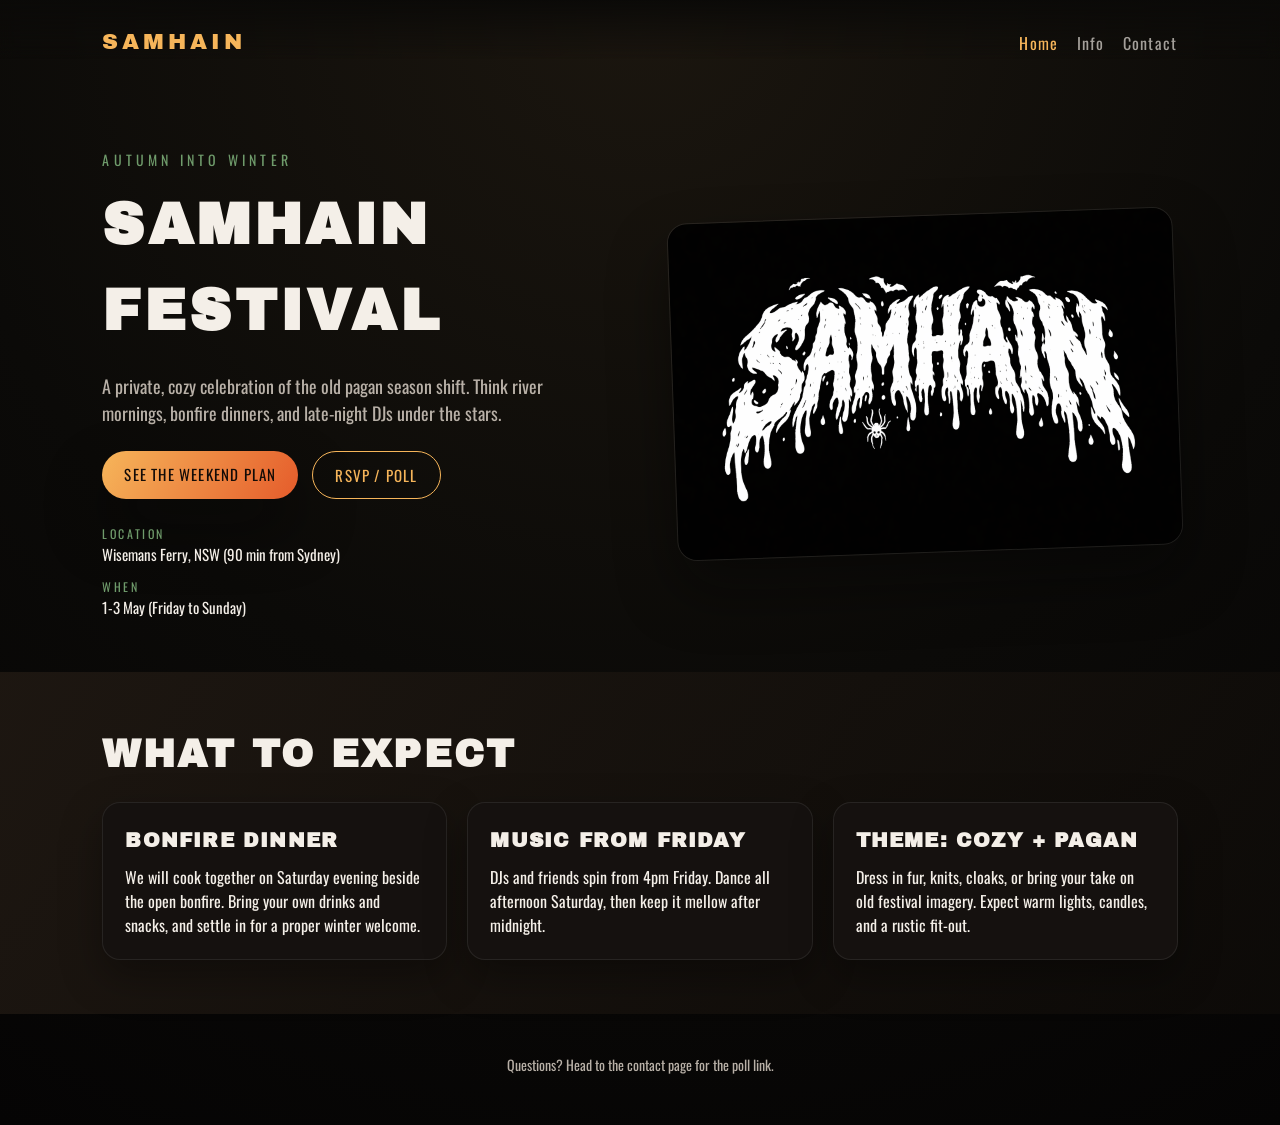
<file: index.html>
<!doctype html>
<html lang="en">
  <head>
    <meta charset="utf-8" />
    <meta name="viewport" content="width=device-width, initial-scale=1" />
    <title>Samhain Festival</title>
    <meta
      name="description"
      content="Samhain festival near Wisemans Ferry. Music, bonfire, river, and community." />
    <link rel="icon" href="ico/spider.ico" type="image/x-icon" />
    <link rel="stylesheet" href="styles.css" />
  </head>
  <body class="page">
    <header class="site-header">
      <a class="logo" href="index.html">Samhain</a>
      <nav class="nav">
        <a href="index.html" class="is-active">Home</a>
        <a href="info.html">Info</a>
        <a href="contact.html">Contact</a>
      </nav>
    </header>

    <main>
      <section class="hero">
        <div class="hero-copy">
          <p class="eyebrow">Autumn into winter</p>
          <h1>Samhain Festival</h1>
          <p class="lead">
            A private, cozy celebration of the old pagan season shift. Think river mornings,
            bonfire dinners, and late-night DJs under the stars.
          </p>
          <div class="hero-actions">
            <a class="button" href="info.html">See the weekend plan</a>
            <a class="button button-ghost" href="contact.html">RSVP / Poll</a>
          </div>
          <div class="hero-meta">
            <div>
              <span class="meta-label">Location</span>
              <span>Wisemans Ferry, NSW (90 min from Sydney)</span>
            </div>
            <div>
              <span class="meta-label">When</span>
              <span>1-3 May (Friday to Sunday)</span>
            </div>
          </div>
        </div>
        <div class="hero-visual">
          <img src="images/poster.png" alt="Samhain festival poster" />
        </div>
      </section>

      <section class="panel">
        <h2>What to expect</h2>
        <div class="grid">
          <article class="card">
            <h3>Bonfire dinner</h3>
            <p>
              We will cook together on Saturday evening beside the open bonfire. Bring your
              own drinks and snacks, and settle in for a proper winter welcome.
            </p>
          </article>
          <article class="card">
            <h3>Music from Friday</h3>
            <p>
              DJs and friends spin from 4pm Friday. Dance all afternoon Saturday, then keep it
              mellow after midnight.
            </p>
          </article>
          <article class="card">
            <h3>Theme: cozy + pagan</h3>
            <p>
              Dress in fur, knits, cloaks, or bring your take on old festival imagery. Expect
              warm lights, candles, and a rustic fit-out.
            </p>
          </article>
        </div>
      </section>
    </main>

    <footer class="site-footer">
      <p>Questions? Head to the contact page for the poll link.</p>
    </footer>
  </body>
</html>
</file>
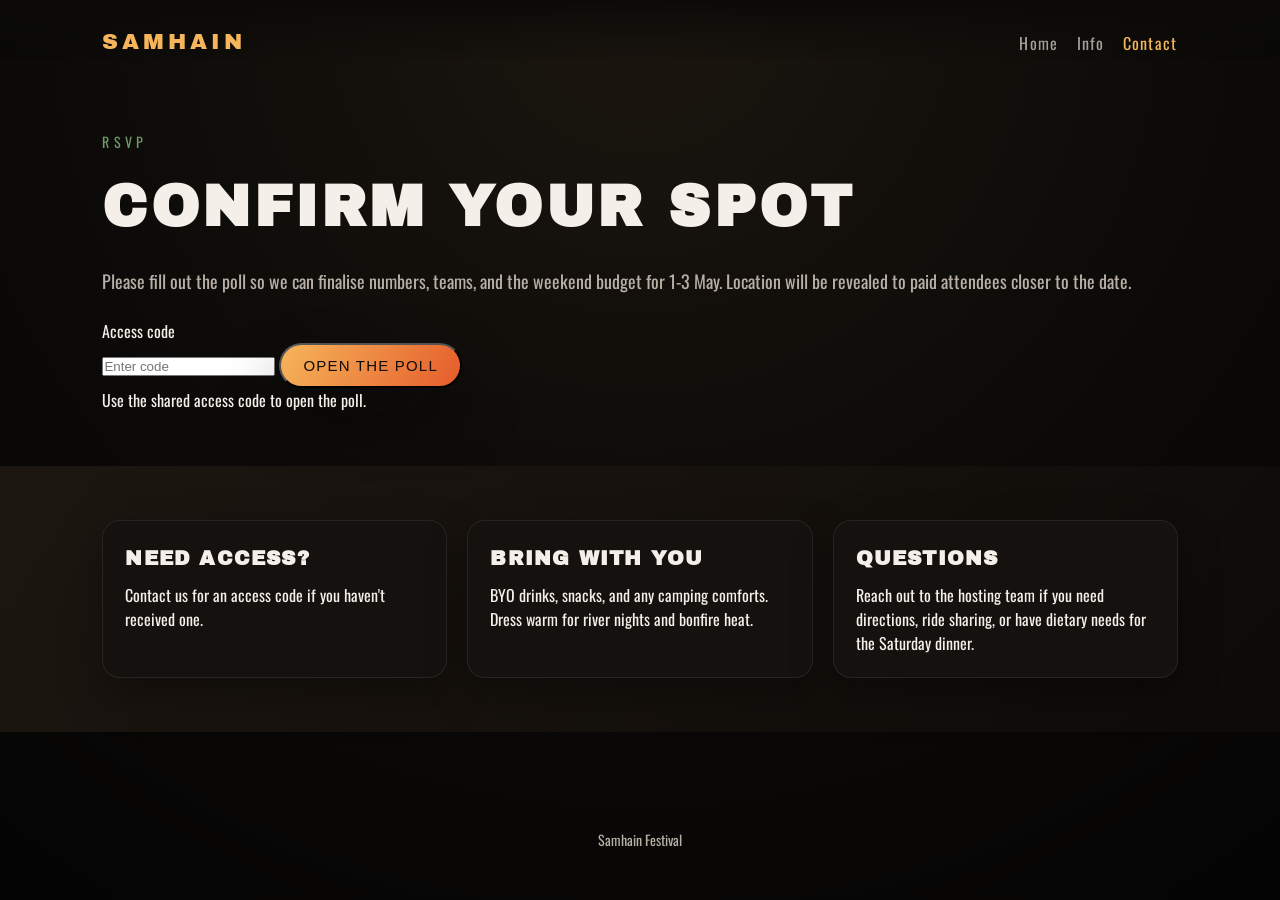
<file: contact.html>
<!doctype html>
<html lang="en">
  <head>
    <meta charset="utf-8" />
    <meta name="viewport" content="width=device-width, initial-scale=1" />
    <title>Samhain Contact</title>
    <meta
      name="description"
      content="Contact details and RSVP poll for the Samhain festival." />
    <link rel="icon" href="ico/spider.ico" type="image/x-icon" />
    <link rel="stylesheet" href="styles.css" />
  </head>
  <body class="page">
    <header class="site-header">
      <a class="logo" href="index.html">Samhain</a>
      <nav class="nav">
        <a href="index.html">Home</a>
        <a href="info.html">Info</a>
        <a href="contact.html" class="is-active">Contact</a>
      </nav>
    </header>

    <main>
      <section class="hero hero-compact">
        <div class="hero-copy">
          <p class="eyebrow">RSVP</p>
          <h1>Confirm your spot</h1>
          <p class="lead">
            Please fill out the poll so we can finalise numbers, teams, and the weekend
            budget for 1-3 May. Location will be revealed to paid attendees closer to the date.
          </p>
          <div class="hero-actions">
            <form class="poll-access" id="poll-access" novalidate>
              <label for="poll-code">Access code</label>
              <div class="poll-access-row">
                <input
                  id="poll-code"
                  name="poll-code"
                  type="text"
                  inputmode="text"
                  autocomplete="one-time-code"
                  placeholder="Enter code"
                  required />
                <button class="button" type="submit">Open the poll</button>
              </div>
              <p class="poll-access-note" id="poll-access-note" aria-live="polite">
                Use the shared access code to open the poll.
              </p>
            </form>
          </div>
        </div>
      </section>

      <section class="panel">
        <div class="grid">
          <article class="card">
            <h3>Need access?</h3>
            <p>
              Contact us for an access code if you haven't received one.
            </p>
          </article>
          <article class="card">
            <h3>Bring with you</h3>
            <p>
              BYO drinks, snacks, and any camping comforts. Dress warm for river nights and
              bonfire heat.
            </p>
          </article>
          <article class="card">
            <h3>Questions</h3>
            <p>
              Reach out to the hosting team if you need directions, ride sharing, or have
              dietary needs for the Saturday dinner.
            </p>
          </article>
        </div>
      </section>
    </main>

    <footer class="site-footer">
      <p>Samhain Festival</p>
    </footer>
    <script>
      const pollCodes = [
        "HAUNTEDRAVE",
        "ILOVEPUMPKINS",
        "PAGANPARTY",
        "WILLOWSEVE",
        "OICHETAIBHSE",
        "PUCADRAIOCHT",
        "TINEALLTA",
        "DOIRCHEACHT",
        "CAILEACHPUCA",
        "QEVOICHETAIBHSE",
      ];
      const pollForm = document.getElementById("poll-access");
      const pollInput = document.getElementById("poll-code");
      const pollNote = document.getElementById("poll-access-note");
      const pollBaseUrl =
        "https://docs.google.com/forms/d/e/1FAIpQLSegd9N4-UphTSuV2IZvh1-6n1MH6rRuFflvv-PRhgS36zcqJQ/viewform?usp=pp_url&entry.1117762621=";

      pollForm.addEventListener("submit", (event) => {
        event.preventDefault();
        const rawCode = pollInput.value || "";
        const cleanedCode = rawCode
          .trim()
          .normalize("NFD")
          .replace(/[\u0300-\u036f]/g, "")
          .toUpperCase();

        if (!cleanedCode) {
          pollNote.textContent = "Please enter an access code.";
          pollInput.focus();
          return;
        }

        if (!pollCodes.includes(cleanedCode)) {
          pollNote.textContent = "That code is not valid. Check with the organisers.";
          pollInput.focus();
          pollInput.select();
          return;
        }

        const pollUrl = `${pollBaseUrl}${encodeURIComponent(cleanedCode)}`;
        window.open(pollUrl, "_blank", "noopener");
        pollNote.textContent = "Opening the poll in a new tab.";
      });
    </script>
  </body>
</html>
</file>
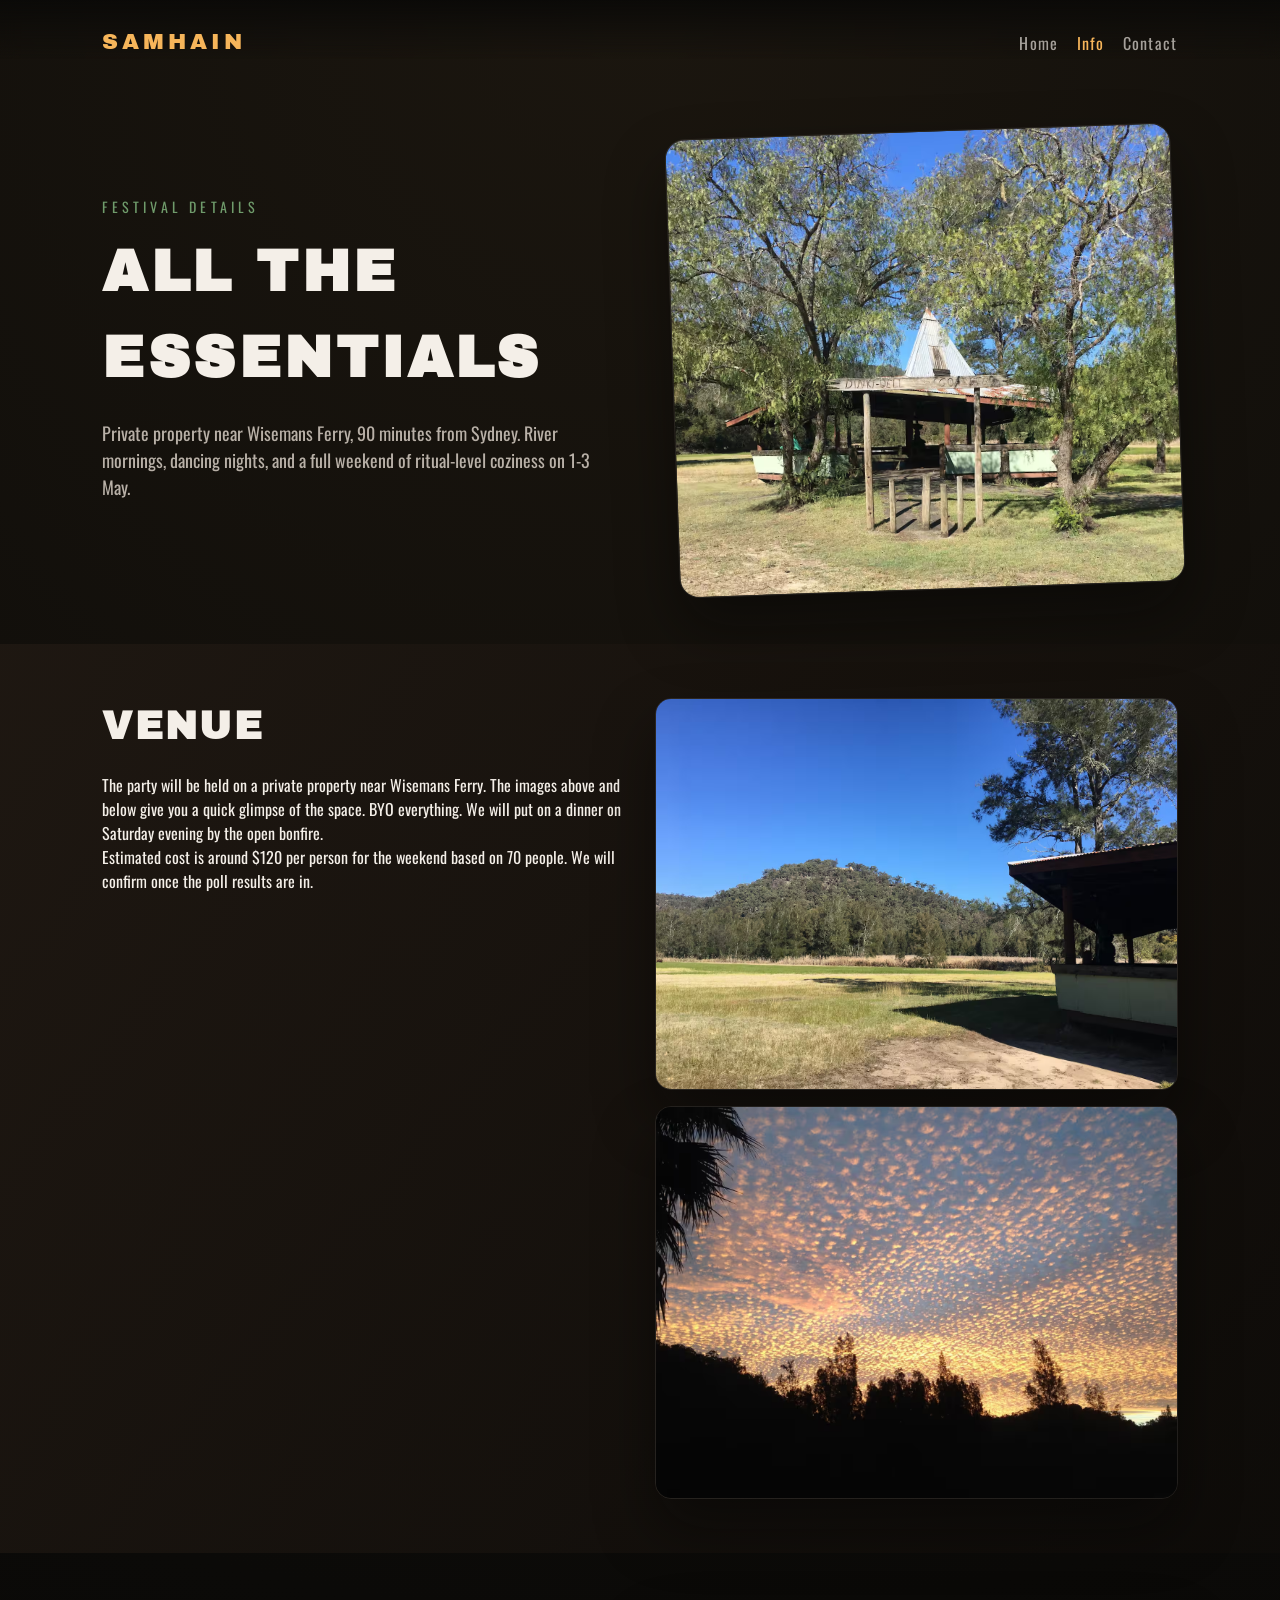
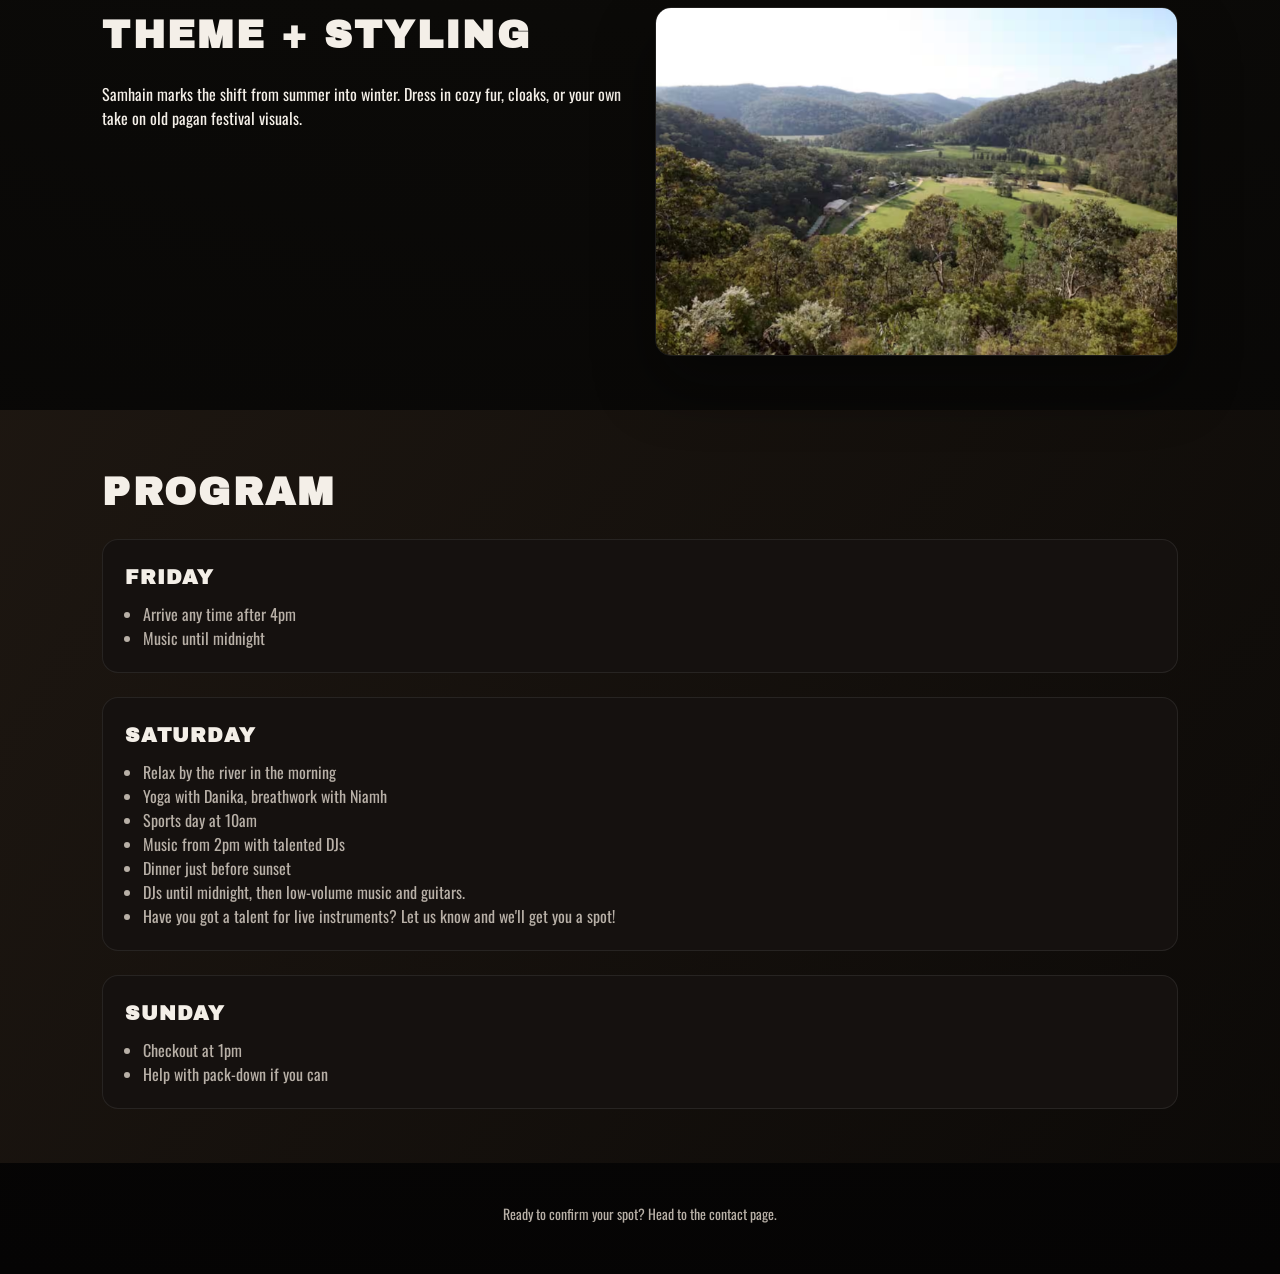
<file: info.html>
<!doctype html>
<html lang="en">
  <head>
    <meta charset="utf-8" />
    <meta name="viewport" content="width=device-width, initial-scale=1" />
    <title>Samhain Info</title>
    <meta
      name="description"
      content="Weekend details, location, theme, and program for the Samhain festival." />
    <link rel="icon" href="ico/spider.ico" type="image/x-icon" />
    <link rel="stylesheet" href="styles.css" />
  </head>
  <body class="page">
    <header class="site-header">
      <a class="logo" href="index.html">Samhain</a>
      <nav class="nav">
        <a href="index.html">Home</a>
        <a href="info.html" class="is-active">Info</a>
        <a href="contact.html">Contact</a>
      </nav>
    </header>

    <main>
      <section class="hero hero-compact">
        <div class="hero-copy">
          <p class="eyebrow">Festival details</p>
          <h1>All the essentials</h1>
          <p class="lead">
            Private property near Wisemans Ferry, 90 minutes from Sydney. River mornings,
            dancing nights, and a full weekend of ritual-level coziness on 1-3 May.
          </p>
        </div>
        <div class="hero-visual">
          <img src="images/site1.avif" alt="Riverside view of the property" />
        </div>
      </section>

      <section class="panel">
        <div class="split">
          <div>
            <h2>Venue</h2>
            <p>
              The party will be held on a private property near Wisemans Ferry. The images
              above and below give you a quick glimpse of the space. BYO everything. We will
              put on a dinner on Saturday evening by the open bonfire.
            </p>
            <p>
              Estimated cost is around $120 per person for the weekend based on 70 people. We
              will confirm once the poll results are in.
            </p>
          </div>
          <div class="image-stack">
            <img src="images/site2.avif" alt="Cabin and grounds" />
            <img src="images/site3.avif" alt="Outdoor hangout area" />
          </div>
        </div>
      </section>

      <section class="panel">
        <div class="split">
          <div>
            <h2>Theme + styling</h2>
            <p>
              Samhain marks the shift from summer into winter. Dress in cozy fur, cloaks, or
              your own take on old pagan festival visuals.
            </p>
          </div>
          <div class="image-stack">
            <img src="images/site4.avif" alt="Riverside dining area" />
          </div>
        </div>
      </section>

      <section class="panel">
        <h2>Program</h2>
        <div class="schedule">
          <div class="schedule-day">
            <h3>Friday</h3>
            <ul>
              <li>Arrive any time after 4pm</li>
              <li>Music until midnight</li>
            </ul>
          </div>
          <div class="schedule-day">
            <h3>Saturday</h3>
            <ul>
              <li>Relax by the river in the morning</li>
              <li>Yoga with Danika, breathwork with Niamh</li>
              <li>Sports day at 10am</li>
              <li>Music from 2pm with talented DJs</li>
              <li>Dinner just before sunset</li>
              <li>DJs until midnight, then low-volume music and guitars.</li>
              <li>Have you got a talent for live instruments? Let us know and we'll get you a spot!</li>
            </ul>
          </div>
          <div class="schedule-day">
            <h3>Sunday</h3>
            <ul>
              <li>Checkout at 1pm</li>
              <li>Help with pack-down if you can</li>
            </ul>
          </div>
        </div>
      </section>
    </main>

    <footer class="site-footer">
      <p>Ready to confirm your spot? Head to the contact page.</p>
    </footer>
  </body>
</html>
</file>
<file: styles.css>
@import url("https://fonts.googleapis.com/css2?family=Archivo+Black&family=Oswald:wght@400;600;700&display=swap");

:root {
  color-scheme: light;
  --bg: #0b0a08;
  --panel: #15110f;
  --accent: #f6b55a;
  --accent-2: #e55c2b;
  --accent-3: #6f9b6b;
  --text: #f4efe8;
  --muted: #b8b0a7;
  --shadow: 0 30px 60px rgba(4, 4, 4, 0.45);
}

* {
  box-sizing: border-box;
  margin: 0;
  padding: 0;
}

body {
  font-family: "Oswald", "Compacta", "Helvetica Neue Condensed Bold", sans-serif;
  background: radial-gradient(circle at top, #1b160f 0%, #0b0a08 55%, #050404 100%);
  color: var(--text);
  line-height: 1.5;
}

.page {
  min-height: 100vh;
  display: flex;
  flex-direction: column;
}

img {
  max-width: 100%;
  display: block;
}

.site-header {
  display: flex;
  align-items: center;
  justify-content: space-between;
  padding: 26px 8vw 0;
  position: sticky;
  top: 0;
  z-index: 10;
  background: linear-gradient(180deg, rgba(11, 10, 8, 0.98), rgba(11, 10, 8, 0));
  backdrop-filter: blur(8px);
}

.logo {
  font-family: "Archivo Black", "Druk", "Compacta", sans-serif;
  text-transform: uppercase;
  letter-spacing: 0.18em;
  font-size: 22px;
  color: var(--accent);
  text-decoration: none;
}

.nav {
  display: flex;
  gap: 18px;
  font-size: 16px;
  letter-spacing: 0.08em;
}

.nav a {
  color: var(--text);
  text-decoration: none;
  opacity: 0.65;
  transition: opacity 0.3s ease, color 0.3s ease;
}

.nav a:hover,
.nav .is-active {
  opacity: 1;
  color: var(--accent);
}

main {
  flex: 1;
}

.hero {
  padding: 10vh 8vw 6vh;
  display: grid;
  grid-template-columns: repeat(auto-fit, minmax(280px, 1fr));
  gap: 5vw;
  align-items: center;
  animation: fade-in 0.8s ease-out both;
}

.hero-compact {
  padding-top: 8vh;
  padding-bottom: 6vh;
}

.eyebrow {
  font-size: 14px;
  text-transform: uppercase;
  letter-spacing: 0.3em;
  color: var(--accent-3);
  margin-bottom: 12px;
}

h1,
h2,
h3 {
  font-family: "Archivo Black", "Druk", "Compacta", sans-serif;
  text-transform: uppercase;
  letter-spacing: 0.06em;
}

h1 {
  font-size: clamp(34px, 4.5vw, 64px);
  margin-bottom: 18px;
}

h2 {
  font-size: clamp(24px, 3vw, 40px);
  margin-bottom: 18px;
}

h3 {
  font-size: 20px;
  margin-bottom: 10px;
}

.lead {
  font-size: 18px;
  color: var(--muted);
  margin-bottom: 24px;
}

.hero-actions {
  display: flex;
  gap: 14px;
  flex-wrap: wrap;
}

.button {
  background: linear-gradient(120deg, var(--accent), var(--accent-2));
  color: #120b07;
  padding: 12px 22px;
  border-radius: 999px;
  text-decoration: none;
  font-size: 15px;
  letter-spacing: 0.08em;
  text-transform: uppercase;
  box-shadow: var(--shadow);
  transition: transform 0.25s ease, box-shadow 0.25s ease;
}

.button:hover {
  transform: translateY(-2px);
  box-shadow: 0 20px 40px rgba(10, 9, 8, 0.45);
}

.button-ghost {
  background: transparent;
  border: 1px solid var(--accent);
  color: var(--accent);
  box-shadow: none;
}

.hero-meta {
  display: grid;
  gap: 12px;
  margin-top: 26px;
  font-size: 15px;
}

.meta-label {
  display: block;
  color: var(--accent-3);
  text-transform: uppercase;
  letter-spacing: 0.2em;
  font-size: 12px;
}

.hero-visual img {
  border-radius: 20px;
  box-shadow: var(--shadow);
  border: 1px solid rgba(255, 255, 255, 0.08);
  transform: rotate(-2deg);
}

.panel {
  padding: 6vh 8vw;
}

.panel:nth-of-type(even) {
  background: linear-gradient(120deg, rgba(31, 24, 18, 0.9), rgba(15, 12, 9, 0.7));
}

.grid {
  display: grid;
  grid-template-columns: repeat(auto-fit, minmax(220px, 1fr));
  gap: 20px;
}

.card {
  background: var(--panel);
  padding: 22px;
  border-radius: 18px;
  border: 1px solid rgba(255, 255, 255, 0.08);
  box-shadow: 0 16px 40px rgba(0, 0, 0, 0.35);
}

.split {
  display: grid;
  grid-template-columns: repeat(auto-fit, minmax(260px, 1fr));
  gap: 30px;
  align-items: start;
}

.image-stack {
  display: grid;
  gap: 16px;
}

.image-stack img {
  border-radius: 16px;
  box-shadow: var(--shadow);
  border: 1px solid rgba(255, 255, 255, 0.08);
}

.schedule {
  display: grid;
  gap: 24px;
}

.schedule-day {
  background: var(--panel);
  padding: 22px;
  border-radius: 16px;
  border: 1px solid rgba(255, 255, 255, 0.08);
}

.schedule-day ul {
  margin-left: 18px;
  color: var(--muted);
}

.site-footer {
  padding: 40px 8vw 50px;
  text-align: center;
  color: var(--muted);
  font-size: 14px;
}

@keyframes fade-in {
  from {
    opacity: 0;
    transform: translateY(12px);
  }
  to {
    opacity: 1;
    transform: translateY(0);
  }
}

@media (max-width: 720px) {
  .site-header {
    flex-direction: column;
    gap: 14px;
  }

  .nav {
    flex-wrap: wrap;
    justify-content: center;
  }

  .hero {
    padding-top: 7vh;
  }

  .hero-visual img {
    transform: none;
  }
}
</file>
